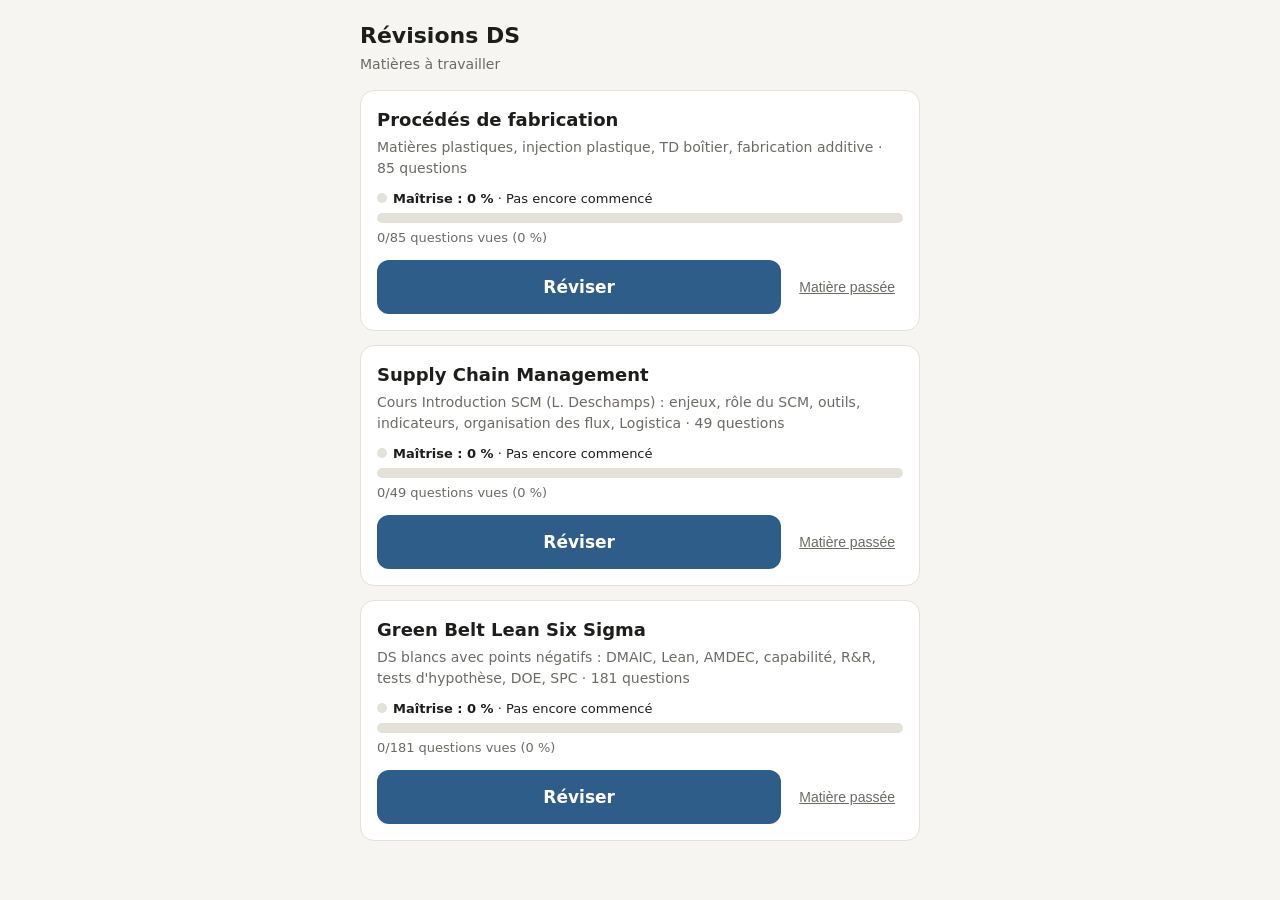
<file: index.html>
<!DOCTYPE html>
<html lang="fr"><head><meta charset="utf-8">
<meta name="viewport" content="width=device-width, initial-scale=1, viewport-fit=cover">
<meta name="apple-mobile-web-app-capable" content="yes"><meta name="theme-color" content="#2f5d8a">
<title>Révisions DS</title><link rel="stylesheet" href="style.css"><style>.mast{margin:0 0 12px}.mast .l{display:flex;justify-content:space-between;font-size:13px;margin-bottom:4px}.mast .b{height:10px;background:var(--line);border-radius:5px;overflow:hidden}.mast .b i{display:block;height:100%;border-radius:5px;transition:width .3s}.lv0{background:#d64545}.lv1{background:#f0932b}.lv2{background:#2e9d5b}.t0{color:#d64545}.t1{color:#e08416}.t2{color:#2e9d5b}.dot{display:inline-block;width:10px;height:10px;border-radius:50%;margin-right:6px}</style></head>
<body><div class="wrap"><h1>Révisions DS</h1><p class="sub">Matières à travailler</p><div id="list"></div><div id="done"></div></div>
<script src="ds.js"></script>
<script>window.QZS={};</script>
<script src="data/procedes-fabrication.js"></script><script>QZS[QUIZ.id]=QUIZ;</script>
<script src="data/supply-chain.js"></script><script>QZS[QUIZ.id]=QUIZ;</script>
<script>
const KEY="dsPasses";
function get(){try{return JSON.parse(localStorage.getItem(KEY)||"[]")}catch(e){return []}}
function set(v){try{localStorage.setItem(KEY,JSON.stringify(v))}catch(e){}}
const QZ={};
function qk(t){let h=0;for(let i=0;i<t.length;i++)h=(h*31+t.charCodeAt(i))|0;return String(h)}
function gbMastery(d){
  let m={};try{m=(JSON.parse(localStorage.getItem('gb-dsblanc-v1')||'{}').mast)||{}}catch(e){}
  let seen=0,pts=0;Object.keys(m).forEach(k=>{if(m[k].seen){seen++;pts+=(m[k].lw?0:Math.min(2,m[k].streak))}});
  return {seen,pts,total:d.count};
}
function mastery(d){
  let st={};try{st=JSON.parse(localStorage.getItem('dsScores:'+d.id)||'{}')}catch(e){}
  const q=QZS[d.id]?QZS[d.id].q:null;
  const total=q?q.length:d.count;
  let seen=0,pts=0,acq=0;
  if(d.custom){const g=gbMastery(d);seen=g.seen;pts=g.pts}
  else if(q)q.forEach(x=>{let v=st[qk(x[1])];if(v!==undefined){v=Math.min(2,v);seen++;pts+=v;if(v>=2)acq++}});
  const pct=seen?Math.round(pts/(2*seen)*100):0;
  const cov=total?Math.round(seen/total*100):0;
  const lv=seen===0?-1:pct>=75?2:pct>=40?1:0;
  const lab=seen===0?'Pas encore commencé':['À retravailler','En progrès','Maîtrisé'][lv];
  const few=seen>0&&cov<30?' · encore peu de questions vues':'';
  return `<div class="mast"><div class="l"><span><span class="dot ${lv<0?'':'lv'+lv}" style="${lv<0?'background:var(--line)':''}"></span><b class="${lv<0?'':'t'+lv}">Maîtrise : ${pct} %</b> · ${lab}</span></div><div class="b"><i class="lv${Math.max(lv,0)}" style="width:${seen?pct:0}%"></i></div><div class="l" style="margin:6px 0 0;color:var(--mute)"><span>${seen}/${total} questions vues (${cov} %)${few}</span></div></div>`;
}
function render(){
  const passed=get(),todo=DS.filter(d=>!passed.includes(d.id)),done=DS.filter(d=>passed.includes(d.id));
  const L=document.getElementById('list');
  L.innerHTML=todo.length?todo.map(d=>`<div class="card ds"><h3>${d.title}</h3><p>${d.desc} · ${d.count} questions</p>${mastery(d)}
    <div class="row"><a class="btn" href="${d.page}">Réviser</a><button class="lnk" data-p="${d.id}">Matière passée</button></div></div>`).join(''):`<div class="card"><p class="center">Aucune matière à réviser 🎉</p></div>`;
  L.querySelectorAll('[data-p]').forEach(b=>b.onclick=()=>{
    if(b.dataset.c){set(get().concat(b.dataset.p));render();return}
    b.dataset.c=1;b.textContent="Confirmer : effacer le quiz";b.classList.add('red');
    setTimeout(()=>{if(b.isConnected){delete b.dataset.c;b.textContent="Matière passée";b.classList.remove('red')}},4000);
  });
  const D=document.getElementById('done');
  D.innerHTML=done.length?`<p class="sub">Matières passées (quiz masqués)</p>`+done.map(d=>`<div class="card ds"><h3>${d.title}</h3><button class="lnk" data-r="${d.id}">Remettre dans la liste</button></div>`).join(''):'';
  D.querySelectorAll('[data-r]').forEach(b=>b.onclick=()=>{set(get().filter(x=>x!==b.dataset.r));render()});
}
render();
</script></body></html>
</file>
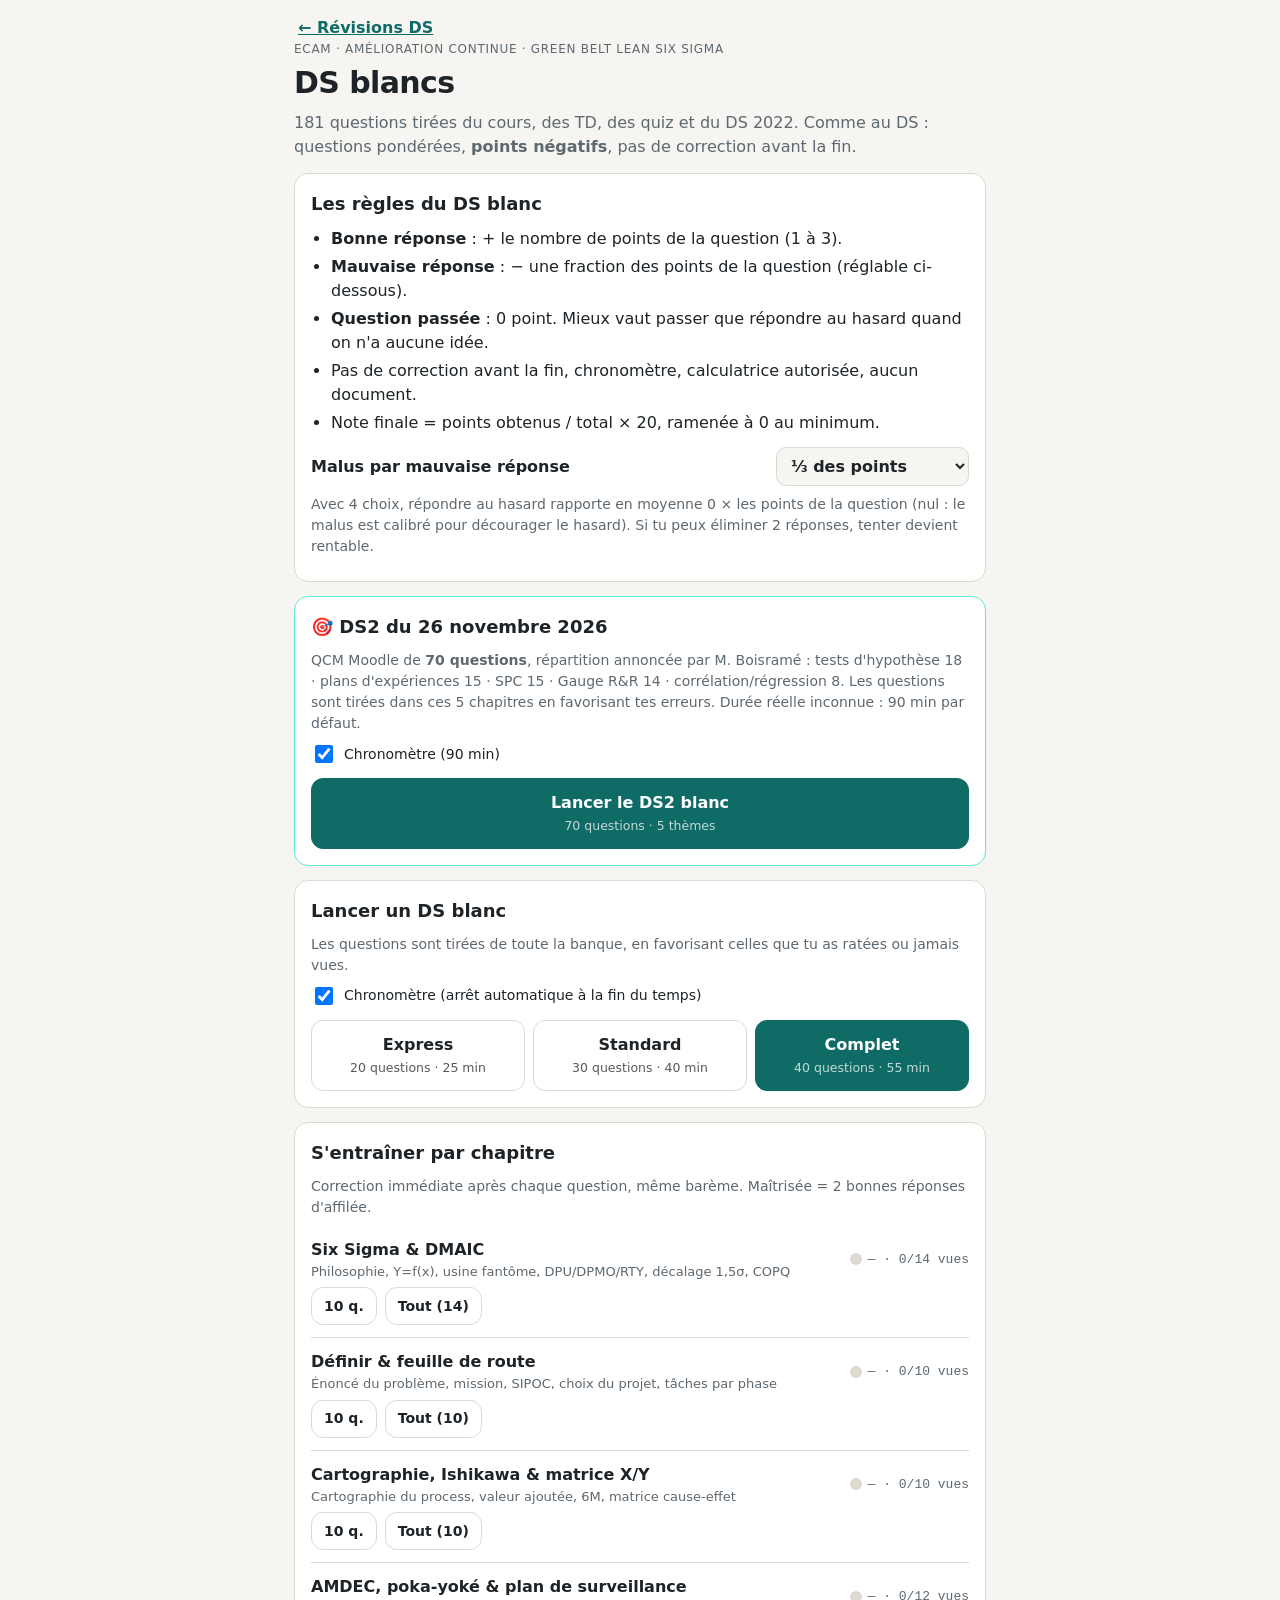
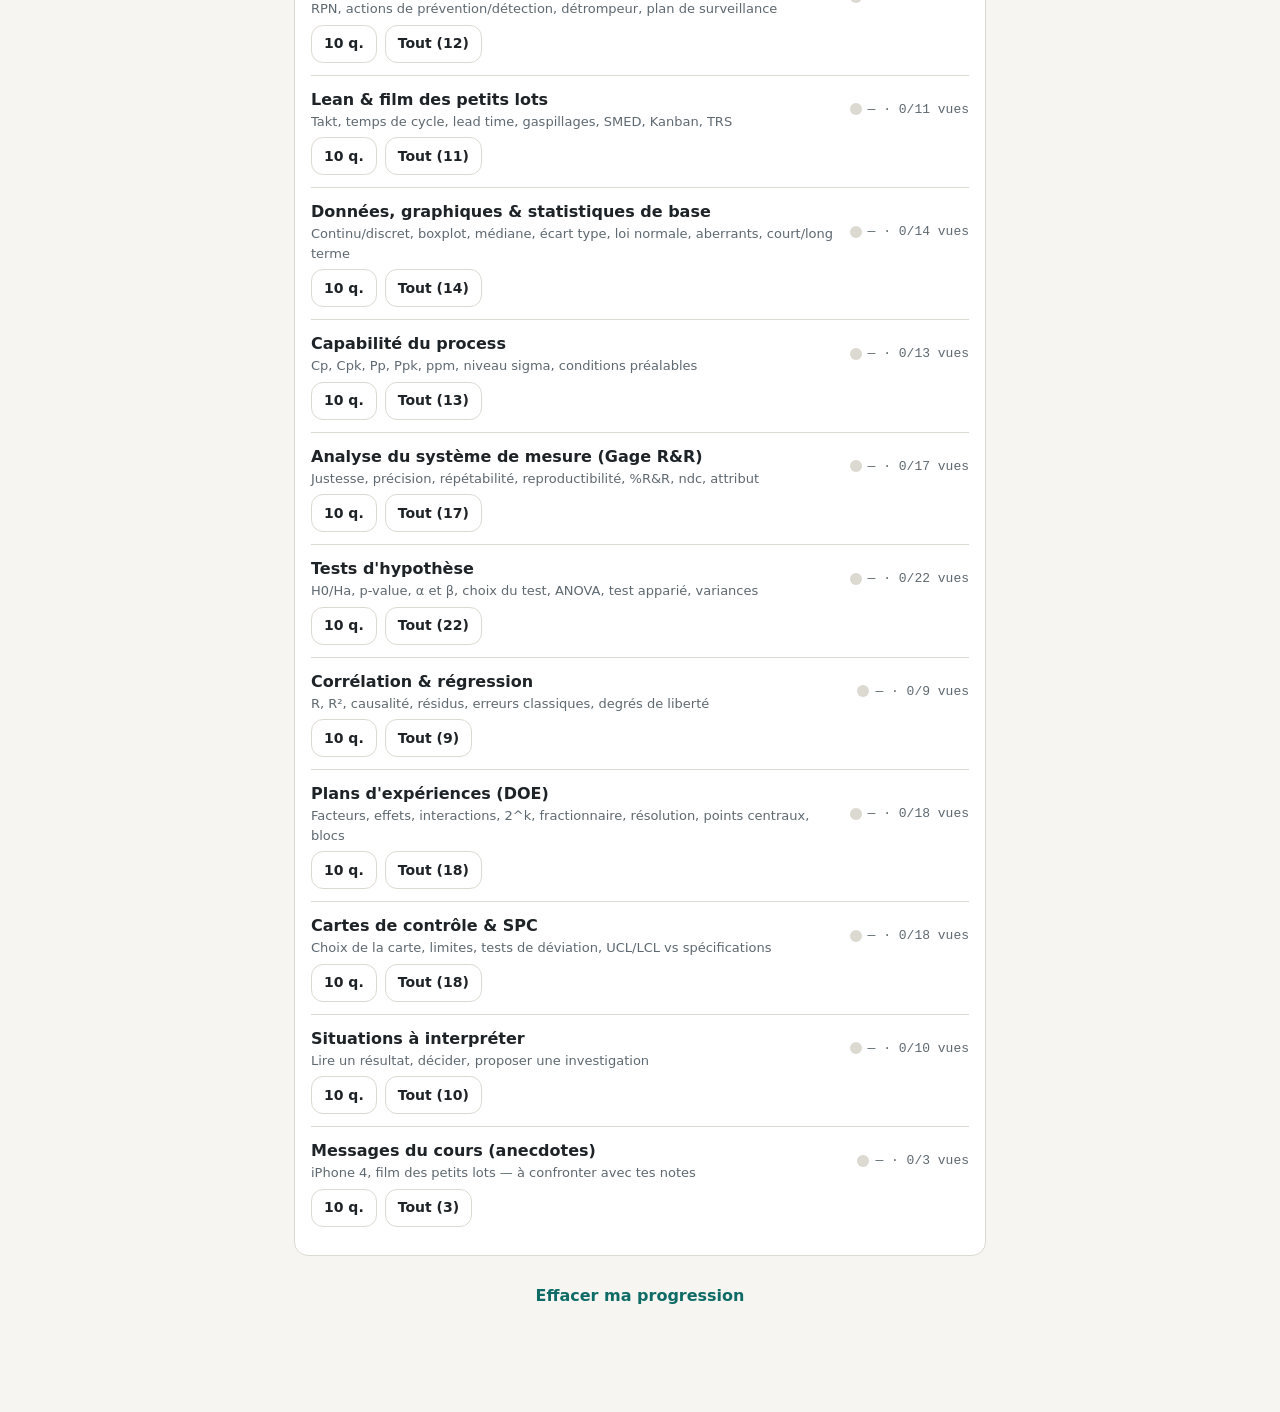
<file: green-belt.html>
<!DOCTYPE html>
<html lang="fr"><head><meta charset="utf-8">
<meta name="viewport" content="width=device-width, initial-scale=1">
<meta name="apple-mobile-web-app-capable" content="yes"><meta name="theme-color" content="#0f6b66">
<title>DS blancs – Green Belt Lean Six Sigma</title><link rel="stylesheet" href="green-belt.css"></head>
<body><div id="app"></div>
<script src="data/green-belt.js"></script><script src="green-belt-app.js"></script></body></html>
</file>
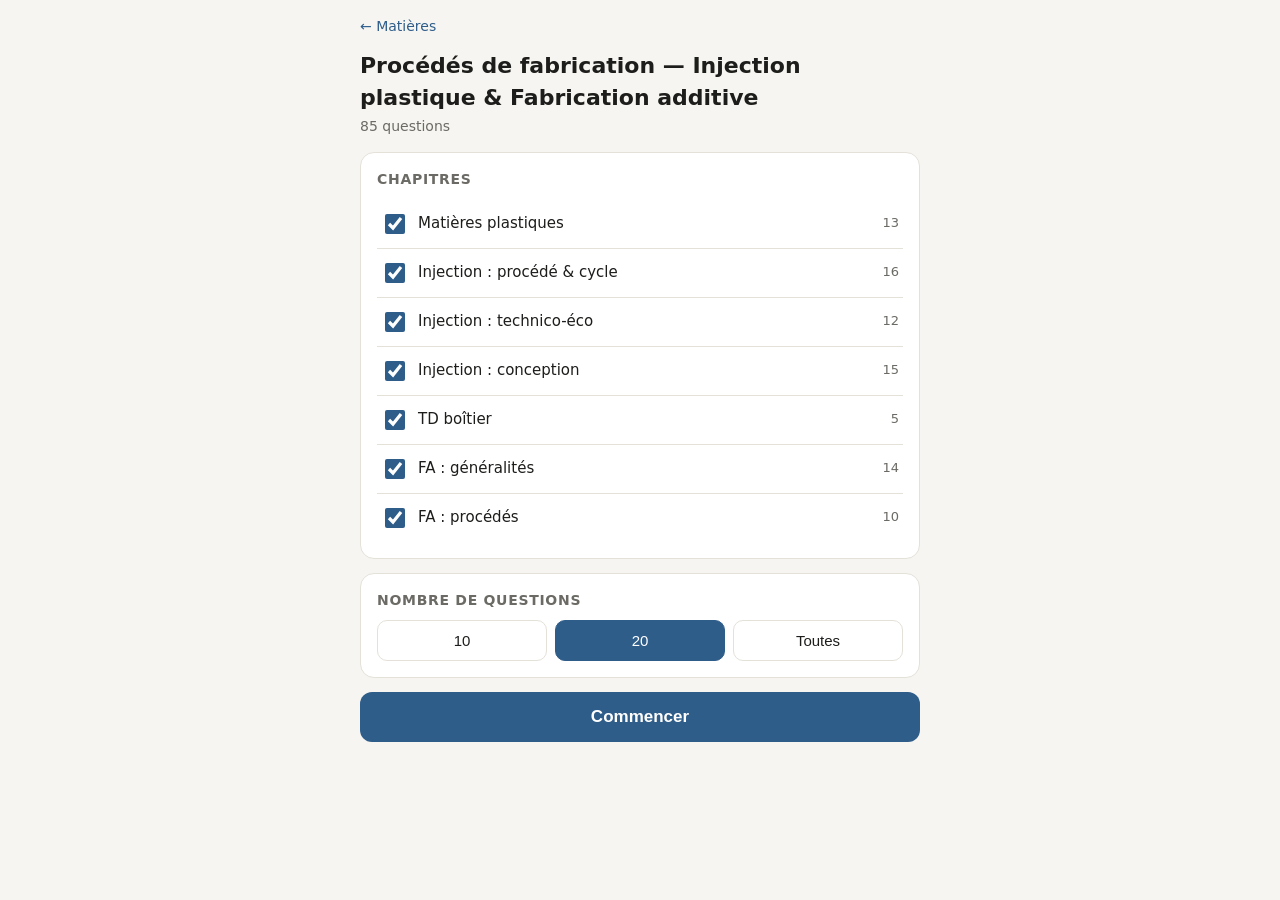
<file: procedes-fabrication.html>
<!DOCTYPE html>
<html lang="fr"><head><meta charset="utf-8">
<meta name="viewport" content="width=device-width, initial-scale=1, viewport-fit=cover">
<title>Quiz – Procédés de fabrication</title><link rel="stylesheet" href="style.css"></head>
<body><div class="wrap" id="app"></div>
<script src="data/procedes-fabrication.js"></script><script src="quiz.js"></script></body></html>
</file>
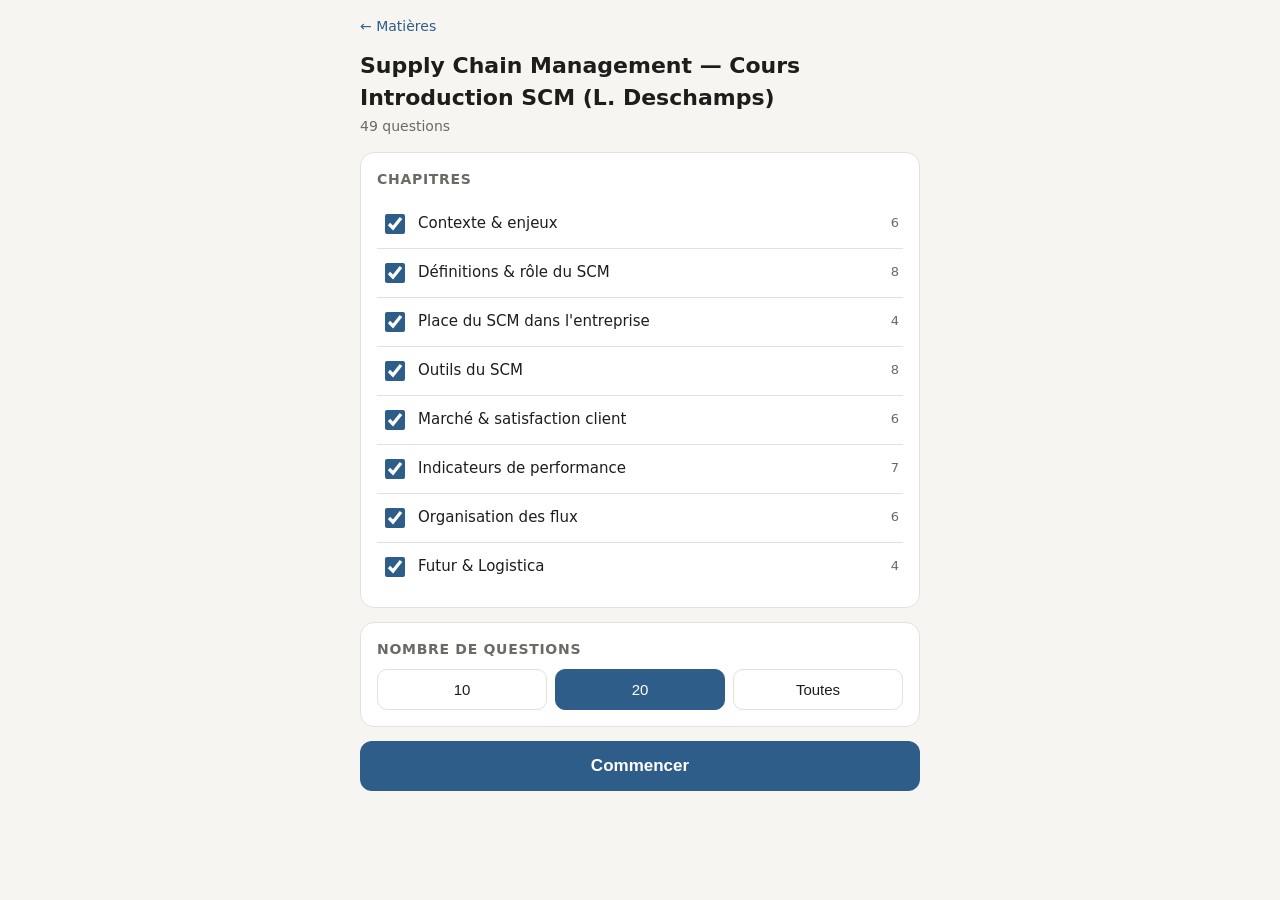
<file: supply-chain.html>
<!DOCTYPE html>
<html lang="fr"><head><meta charset="utf-8">
<meta name="viewport" content="width=device-width, initial-scale=1, viewport-fit=cover">
<title>Quiz – Supply Chain Management</title><link rel="stylesheet" href="style.css"></head>
<body><div class="wrap" id="app"></div>
<script src="data/supply-chain.js"></script><script src="quiz.js"></script></body></html>
</file>
<file: style.css>
:root{--bg:#f6f5f1;--card:#fff;--ink:#1d1d1b;--mute:#6b6a64;--line:#e3e1d8;--acc:#2f5d8a;--ok:#2e7d4f;--okbg:#e6f3ea;--ko:#b3392f;--kobg:#fbe9e7}
@media (prefers-color-scheme:dark){:root{--bg:#161614;--card:#22221f;--ink:#efede6;--mute:#a09e95;--line:#37352f;--acc:#7fb0e0;--ok:#6fcf97;--okbg:#1c3326;--ko:#f08a80;--kobg:#3a1f1c}}
*{box-sizing:border-box;-webkit-tap-highlight-color:transparent}
body{margin:0;background:var(--bg);color:var(--ink);font:16px/1.45 system-ui,-apple-system,Segoe UI,Roboto,sans-serif;padding:max(14px,env(safe-area-inset-top)) 14px max(24px,env(safe-area-inset-bottom))}
.wrap{max-width:560px;margin:0 auto}
h1{font-size:22px;margin:6px 0 2px}
.sub{color:var(--mute);font-size:14px;margin:0 0 16px}
a{color:var(--acc)}
.back{display:inline-block;margin-bottom:8px;font-size:14px;text-decoration:none}
.card{background:var(--card);border:1px solid var(--line);border-radius:14px;padding:16px;margin-bottom:14px}
h2{font-size:14px;text-transform:uppercase;letter-spacing:.05em;color:var(--mute);margin:0 0 10px}
.chap{display:flex;align-items:center;gap:10px;padding:11px 4px;border-bottom:1px solid var(--line);font-size:15px}
.chap:last-child{border:0}
.chap input{width:20px;height:20px;accent-color:var(--acc)}
.chap span.n{margin-left:auto;color:var(--mute);font-size:13px}
.seg{display:flex;gap:8px}
.seg button{flex:1;padding:11px 0;border:1px solid var(--line);background:var(--card);color:var(--ink);border-radius:10px;font-size:15px}
.seg button.on{background:var(--acc);color:#fff;border-color:var(--acc)}
.btn{display:block;width:100%;padding:15px;border:0;border-radius:12px;background:var(--acc);color:#fff;font-size:17px;font-weight:600;text-align:center;text-decoration:none}
.btn.sec{background:transparent;color:var(--acc);border:1px solid var(--acc);margin-top:10px}
.btn.sm{display:inline-block;width:auto;padding:9px 14px;font-size:14px}
.top{display:flex;justify-content:space-between;font-size:13px;color:var(--mute);margin-bottom:6px}
.bar{height:6px;background:var(--line);border-radius:3px;overflow:hidden;margin-bottom:14px}
.bar i{display:block;height:100%;background:var(--acc);transition:width .25s}
.tag{display:inline-block;font-size:12px;color:var(--acc);margin-bottom:6px}
.q{font-size:18px;font-weight:600;margin:0 0 14px}
.opt{display:block;width:100%;text-align:left;padding:13px 14px;margin-bottom:9px;border:1.5px solid var(--line);background:var(--card);color:var(--ink);border-radius:12px;font-size:16px;line-height:1.35}
.opt.ok{border-color:var(--ok);background:var(--okbg)}
.opt.ko{border-color:var(--ko);background:var(--kobg)}
.opt:disabled{opacity:1;color:var(--ink)}
.exp{margin-top:6px;padding:12px 14px;border-radius:12px;background:var(--bg);border-left:4px solid var(--acc);font-size:15px}
.exp b.g{color:var(--ok)}.exp b.r{color:var(--ko)}
.score{font-size:48px;font-weight:700;text-align:center;margin:6px 0}
.center{text-align:center;color:var(--mute)}
.wrong{padding:10px 0;border-bottom:1px solid var(--line);font-size:14px}
.wrong:last-child{border:0}.wrong b{display:block;margin-bottom:2px}
.ds h3{margin:0 0 4px;font-size:18px}
.ds p{margin:0 0 12px;color:var(--mute);font-size:14px}
.row{display:flex;gap:10px;align-items:center}
.row .btn{flex:1}
.lnk{background:none;border:0;color:var(--mute);font-size:14px;text-decoration:underline;padding:8px}
.lnk.red{color:var(--ko)}
</file>
<file: green-belt.css>
:root{--bg:#f6f5f1;--card:#fff;--ink:#1d2327;--mut:#5d6870;--line:#dcd9d0;--acc:#0f6b66;--acc2:#e6f2f1;--good:#1f7a3d;--goodbg:#e4f3e8;--bad:#b3261e;--badbg:#fbe9e7;--warn:#a65a00;--blue:#1f5fbf}
@media(prefers-color-scheme:dark){:root{--bg:#14181a;--card:#1d2226;--ink:#e8ecee;--mut:#9aa6ad;--line:#2f373c;--acc:#4fc3bb;--acc2:#1b2f2e;--good:#6fcf8c;--goodbg:#16301f;--bad:#ff8a80;--badbg:#3a1f1c;--warn:#f0b050;--blue:#7fb0ff}}
*{box-sizing:border-box}html{-webkit-text-size-adjust:100%}
body{margin:0;background:var(--bg);color:var(--ink);font:16px/1.5 system-ui,-apple-system,"Segoe UI",Roboto,sans-serif}
#app{max-width:720px;margin:0 auto;padding:16px 14px 80px}
.mono{font-variant-numeric:tabular-nums;font-family:ui-monospace,SFMono-Regular,Menlo,monospace}
h1{font-size:30px;margin:2px 0 6px;letter-spacing:-.02em}h2{font-size:18px;margin:0 0 10px}
.eyebrow{font-size:12px;letter-spacing:.06em;text-transform:uppercase;color:var(--mut)}
.lead{color:var(--mut);margin:4px 0 12px}.hint{color:var(--mut);font-size:14px;margin:8px 0}.hint.c{text-align:center}
.card{background:var(--card);border:1px solid var(--line);border-radius:14px;padding:16px;margin:14px 0}
.rules{margin:0 0 12px;padding-left:20px}.rules li{margin:4px 0}
.fl{display:flex;justify-content:space-between;align-items:center;gap:10px;font-weight:600;flex-wrap:wrap}
select{font:inherit;padding:8px 10px;border-radius:10px;border:1px solid var(--line);background:var(--bg);color:var(--ink)}
.chk{display:flex;gap:8px;align-items:center;margin:8px 0 12px;font-size:14px}.chk input{width:18px;height:18px}
.btn{font:inherit;font-weight:600;border:1px solid var(--line);background:var(--card);color:var(--ink);border-radius:12px;padding:12px 14px;cursor:pointer;min-height:48px}
.btn:disabled{opacity:.45}.btn.primary{background:var(--acc);border-color:var(--acc);color:#fff}
@media(prefers-color-scheme:dark){.btn.primary{color:#0b1a19}}
.btn.wide{width:100%}.btn.sm{min-height:38px;padding:6px 12px;font-size:14px}
.btn.big{display:flex;flex-direction:column;align-items:center;gap:2px}.btn.big small{font-weight:400;color:inherit;opacity:.75;font-size:12.5px}
.btn.redo{width:100%;margin:6px 0 10px;border-color:var(--bad);color:var(--bad)}
.grid3{display:grid;grid-template-columns:repeat(3,1fr);gap:8px}
@media(max-width:480px){.grid3{grid-template-columns:1fr}}
.lnk{background:none;border:0;color:var(--acc);font:inherit;font-weight:600;padding:8px 4px;cursor:pointer}
.chl{display:flex;flex-direction:column}
.ch{display:grid;grid-template-columns:1fr auto;gap:6px 10px;padding:12px 0;border-top:1px solid var(--line);align-items:center}
.ch:first-child{border-top:0}.cht{display:flex;flex-direction:column}.sub{color:var(--mut);font-size:13px}
.chm{display:flex;gap:6px;align-items:center;font-size:13px;color:var(--mut)}.cha{grid-column:1/-1;display:flex;gap:8px}
.dot{width:12px;height:12px;border-radius:50%;background:var(--line);display:inline-block}.dot.r{background:var(--bad)}.dot.o{background:var(--warn)}.dot.g{background:var(--good)}
.hist .hr{display:flex;justify-content:space-between;padding:6px 0;border-top:1px solid var(--line)}.hist .hr:first-child{border-top:0}
.foot{text-align:center;margin-top:20px}
.bar{display:grid;grid-template-columns:auto 1fr auto auto;align-items:center;gap:8px}.bar .lab{font-size:13px;color:var(--mut);overflow:hidden;white-space:nowrap;text-overflow:ellipsis}
.tm{font-weight:700;font-size:17px}.tm.warn{color:var(--bad)}
.prog{height:5px;background:var(--line);border-radius:3px;margin:6px 0 14px;overflow:hidden}.prog i{display:block;height:100%;background:var(--acc)}
.qc{margin-bottom:12px}.chips{display:flex;flex-wrap:wrap;gap:6px;margin-bottom:10px}
.chip{font-size:12.5px;padding:3px 9px;border-radius:99px;background:var(--acc2);color:var(--acc);font-weight:600}.chip.pts{background:var(--ink);color:var(--bg)}.chip.fl{background:var(--badbg);color:var(--bad)}
.qt{font-size:19px;line-height:1.4;margin:0 0 14px}
.opts{display:flex;flex-direction:column;gap:9px}
.opt{display:flex;gap:12px;text-align:left;font:inherit;background:var(--card);color:var(--ink);border:1.5px solid var(--line);border-radius:12px;padding:13px 14px;cursor:pointer;align-items:flex-start}
.opt .L{flex:none;width:26px;height:26px;border-radius:50%;border:1.5px solid var(--line);display:grid;place-items:center;font-size:13px;font-weight:700;color:var(--mut)}
.opt.sel{border-color:var(--blue);background:color-mix(in srgb,var(--blue) 10%,var(--card))}.opt.sel .L{background:var(--blue);border-color:var(--blue);color:#fff}
.opt.good{border-color:var(--good);background:var(--goodbg)}.opt.good .L{background:var(--good);border-color:var(--good);color:#fff}
.opt.bad{border-color:var(--bad);background:var(--badbg)}.opt.bad .L{background:var(--bad);border-color:var(--bad);color:#fff}
.fb{margin-top:14px;padding:12px 14px;border-radius:12px;border:1px solid var(--line)}.fb p{margin:6px 0 0}
.fb.ok{background:var(--goodbg);border-color:var(--good)}.fb.ko{background:var(--badbg);border-color:var(--bad)}
.nav{display:flex;gap:8px;position:sticky;bottom:0;background:linear-gradient(transparent,var(--bg) 30%);padding:14px 0 6px}
.nav .btn{flex:1}.nav .btn.primary{flex:2}.nav.col{flex-direction:column;position:static;background:none}
.ov{position:fixed;inset:0;background:rgba(0,0,0,.5);display:flex;align-items:flex-end;justify-content:center;z-index:20}
.sheet{background:var(--card);width:100%;max-width:720px;border-radius:18px 18px 0 0;padding:16px;max-height:85vh;overflow:auto}
.sh{display:flex;justify-content:space-between;align-items:center;margin-bottom:8px}
.pg{display:grid;grid-template-columns:repeat(6,1fr);gap:8px;margin:8px 0}
.pn{font:inherit;font-weight:600;border:1.5px solid var(--line);background:var(--card);color:var(--mut);border-radius:10px;min-height:44px}.pn.a{background:color-mix(in srgb,var(--blue) 14%,var(--card));border-color:var(--blue);color:var(--ink)}.pn.cur{outline:2px solid var(--acc)}
.res{text-align:center}.grade{font-size:64px;font-weight:800;letter-spacing:-.03em;line-height:1.05}.grade small{font-size:22px;font-weight:500;color:var(--mut)}
.tu{background:var(--badbg);color:var(--bad);padding:8px;border-radius:10px;margin-bottom:10px;font-weight:600}
.kpi{display:grid;grid-template-columns:repeat(3,1fr);gap:8px;margin:12px 0}.kpi div{background:var(--bg);border-radius:10px;padding:10px 4px;display:flex;flex-direction:column}.kpi b{font-size:17px}.kpi span{font-size:12px;color:var(--mut)}.g{color:var(--good)}.r{color:var(--bad)}
.cb{margin:10px 0}.cbt{display:flex;justify-content:space-between;gap:8px;font-size:14px}.meter{height:8px;background:var(--line);border-radius:4px;overflow:hidden;margin-top:4px}.meter i{display:block;height:100%}.meter i.r{background:var(--bad)}.meter i.o{background:var(--warn)}.meter i.g{background:var(--good)}
.tabs{display:flex;gap:6px;margin-bottom:10px}.tab{flex:1;font:inherit;font-weight:600;padding:9px;border-radius:10px;border:1px solid var(--line);background:var(--card);color:var(--ink)}.tab.on{background:var(--ink);color:var(--bg)}
.rv{border-top:1px solid var(--line);padding:8px 0}.rv summary{cursor:pointer;display:flex;gap:8px;align-items:flex-start}.rv .body{padding:8px 0 4px 2px}.rv p{margin:6px 0}
.mk{flex:none;font-size:12px;font-weight:700;padding:2px 8px;border-radius:99px;white-space:nowrap}.mk.ok{background:var(--goodbg);color:var(--good)}.mk.ko{background:var(--badbg);color:var(--bad)}.mk.blank{background:var(--line);color:var(--mut)}
.ans{color:var(--bad)}
</file>
